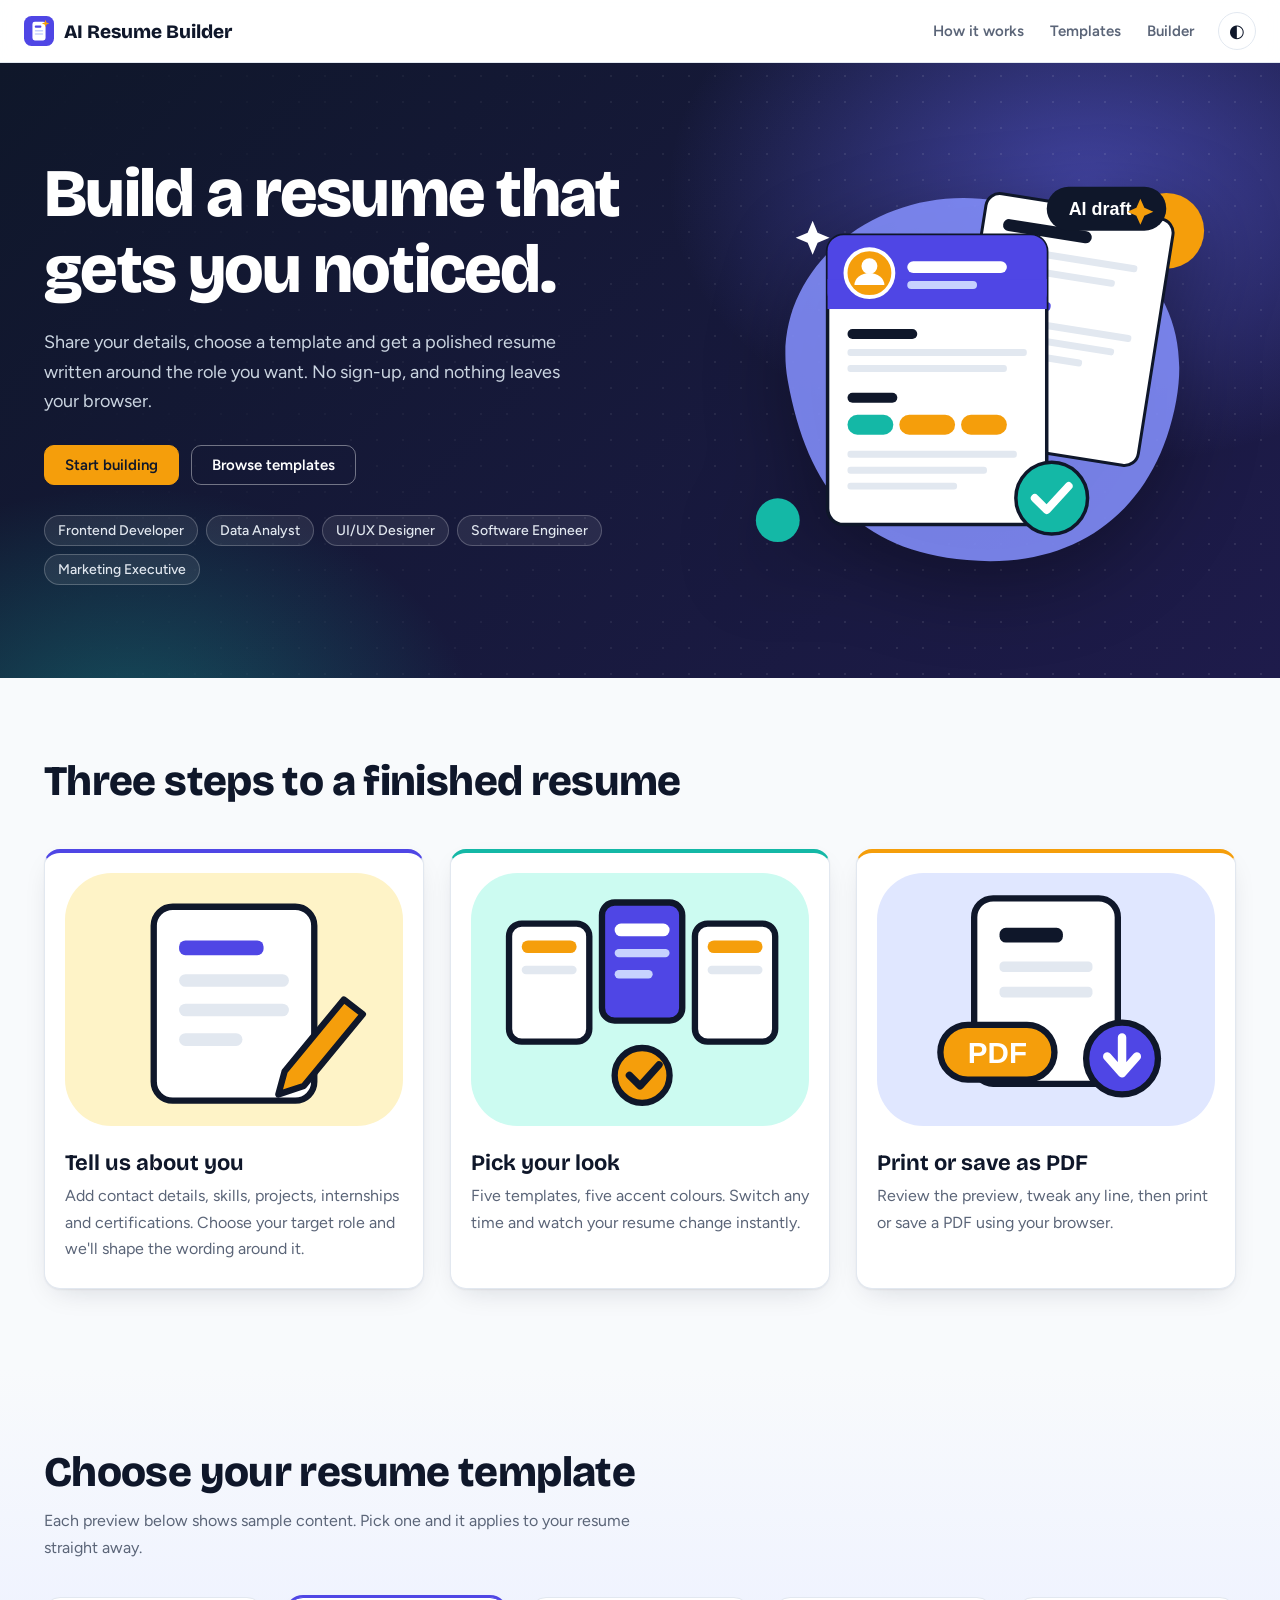
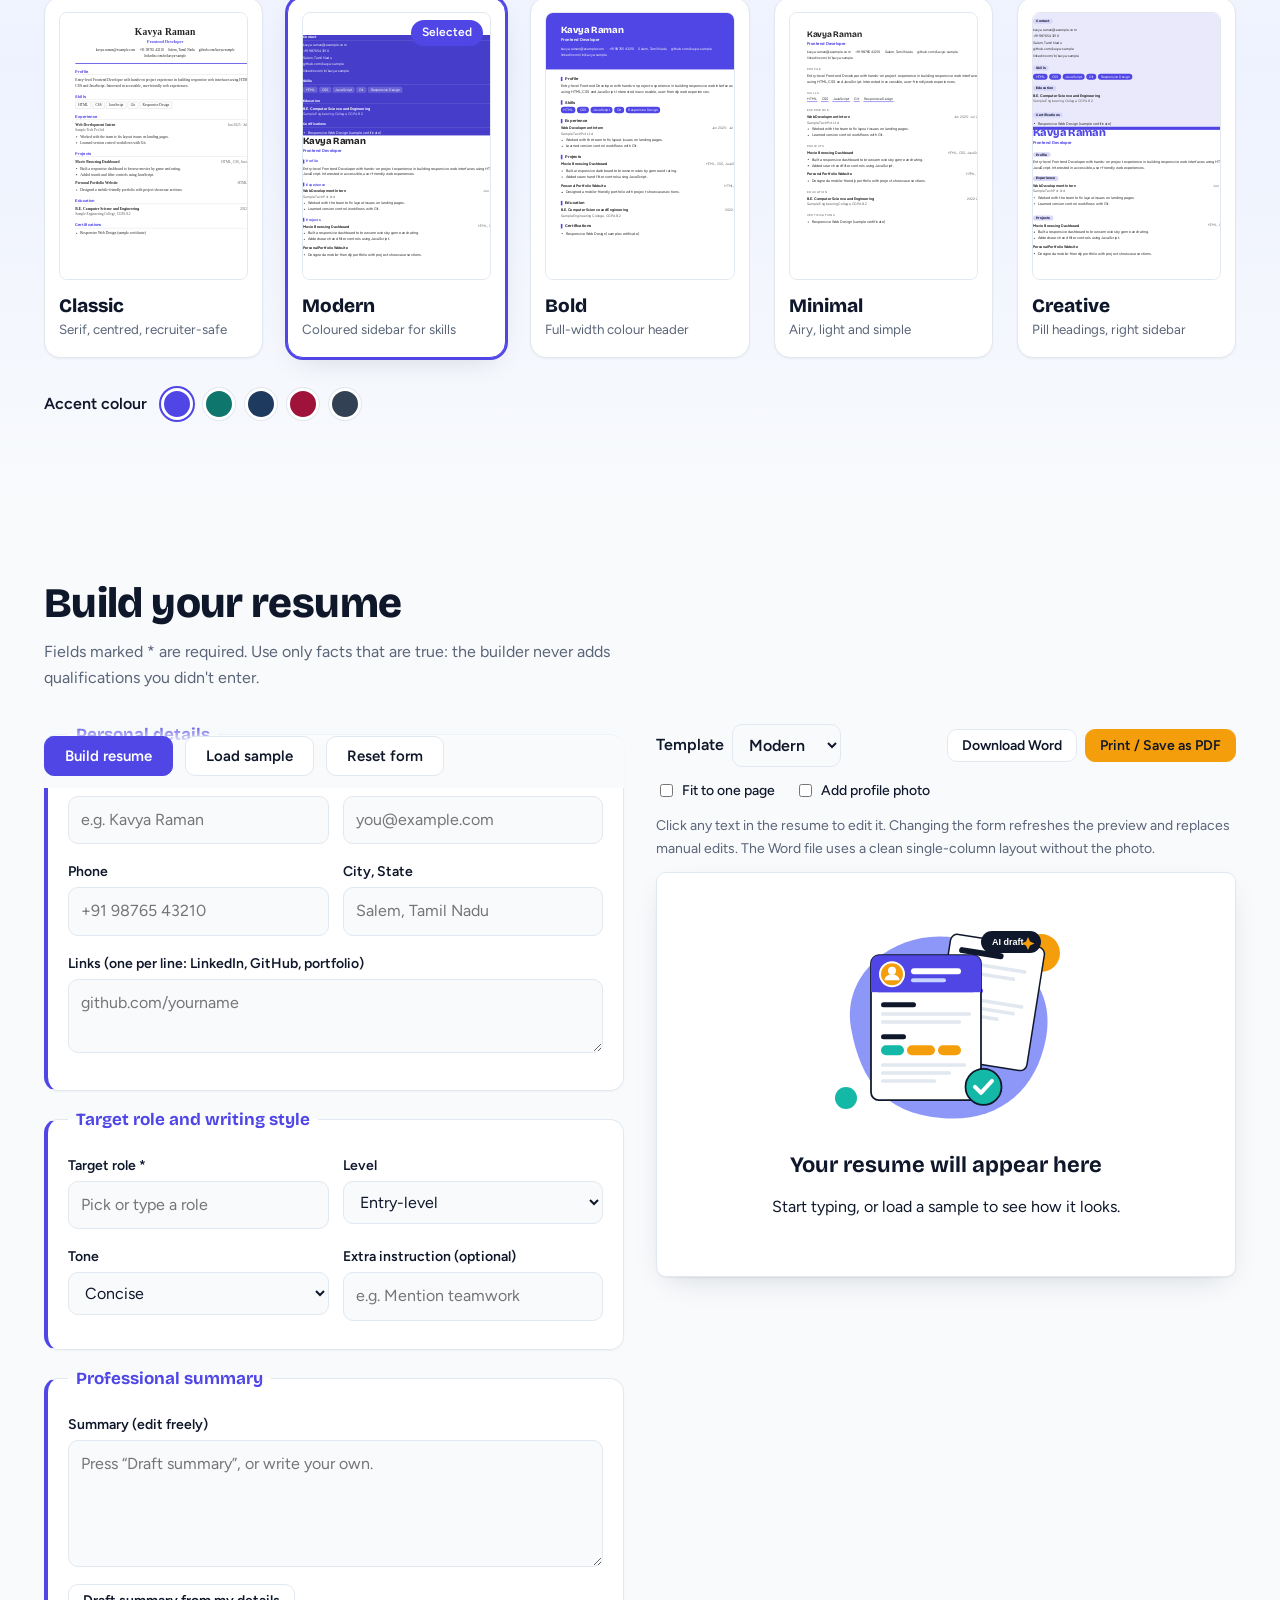
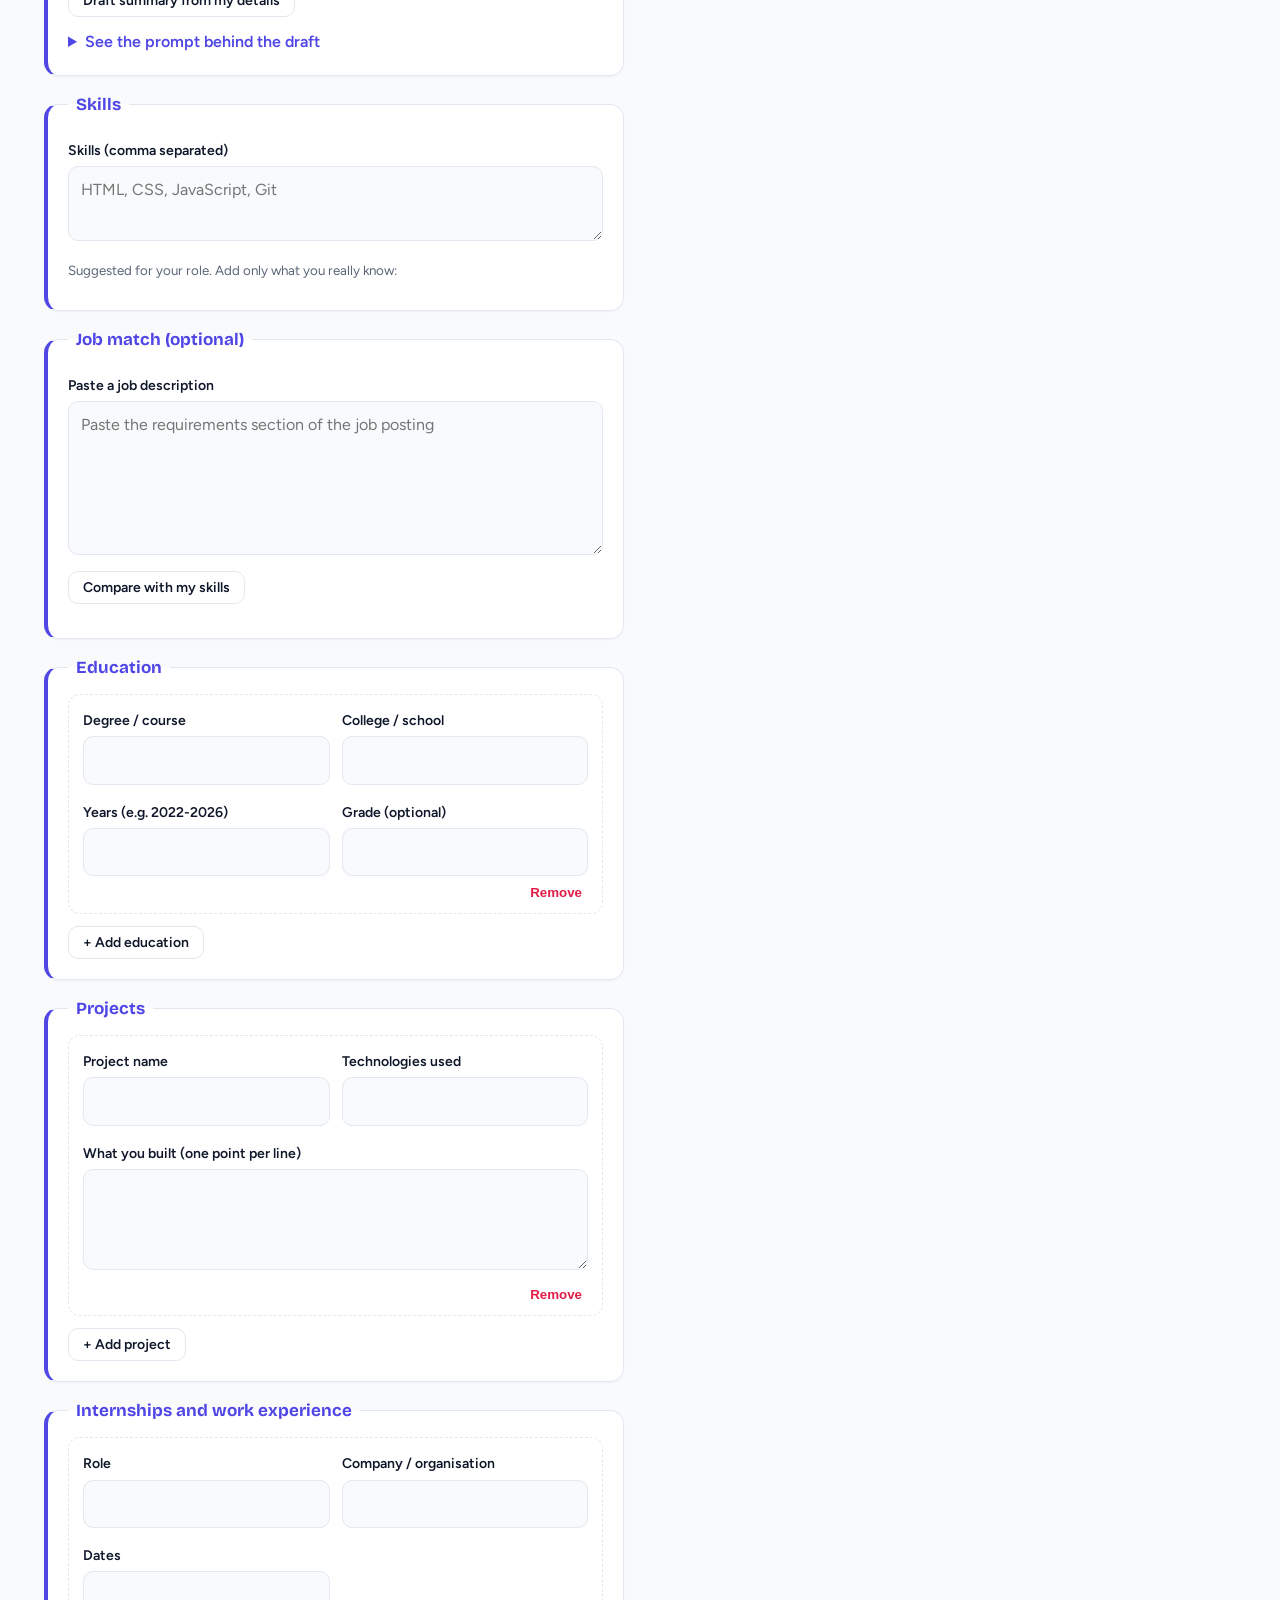
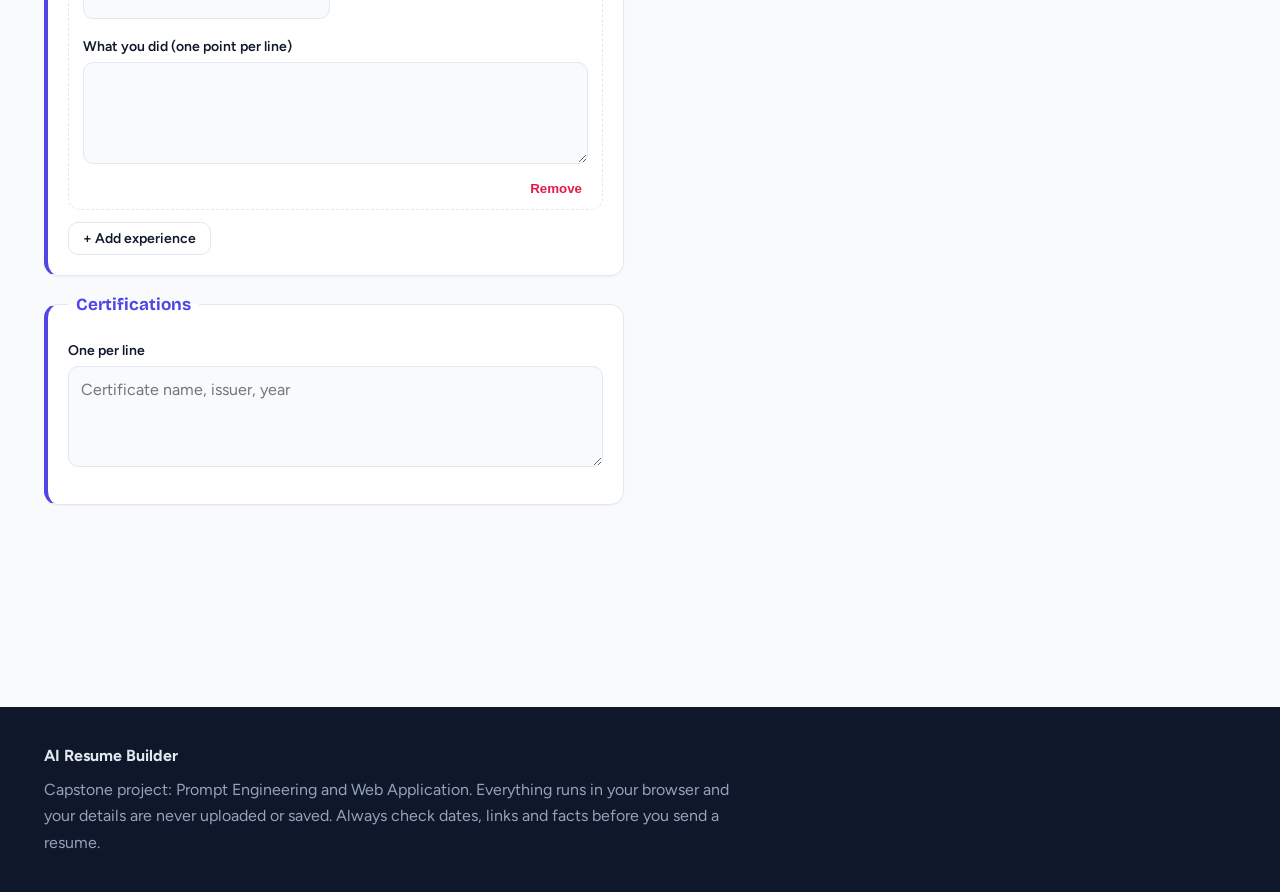
<file: ai-resume-builder/index.html>
<!doctype html>
<html lang="en" data-theme="light">
<head>
<meta charset="utf-8">
<meta name="viewport" content="width=device-width,initial-scale=1">
<title>AI Resume Builder: fill in, pick a template, save as PDF</title>
<meta name="description" content="Build a clean, role-focused resume in minutes. Choose from five templates and save as PDF from your browser.">
<link rel="icon" href="assets/favicon.svg" type="image/svg+xml">
<link rel="preconnect" href="https://fonts.googleapis.com"><link rel="preconnect" href="https://fonts.gstatic.com" crossorigin>
<link href="https://fonts.googleapis.com/css2?family=Bricolage+Grotesque:opsz,wght@12..96,700;12..96,800&family=Figtree:wght@400;500;600;700&display=swap" rel="stylesheet">
<link rel="stylesheet" href="css/style.css">
</head>
<body>
<header class="nav">
  <a class="logo" href="#top"><img src="assets/favicon.svg" alt="" width="30" height="30">AI Resume Builder</a>
  <nav aria-label="Main"><a href="#how">How it works</a><a href="#templates">Templates</a><a href="#builder">Builder</a></nav>
  <button id="theme" class="icon-btn" type="button" aria-label="Switch light/dark theme">◐</button>
</header>

<main id="top">
<section class="hero">
  <div class="hero-text">
    <h1>Build a resume that gets you noticed.</h1>
    <p>Share your details, choose a template and get a polished resume written around the role you want. No sign-up, and nothing leaves your browser.</p>
    <div class="cta-row"><a class="btn sun" href="#builder">Start building</a><a class="btn ghost" href="#templates">Browse templates</a></div>
    <ul class="tags" aria-label="Popular target roles"><li>Frontend Developer</li><li>Data Analyst</li><li>UI/UX Designer</li><li>Software Engineer</li><li>Marketing Executive</li></ul>
  </div>
  <img class="hero-img" src="assets/hero.svg" alt="Illustration of resume pages with an AI draft badge and a green check mark" width="520" height="440">
</section>

<section id="how" class="wrap">
  <h2 class="sec-title">Three steps to a finished resume</h2>
  <ol class="steps">
    <li><img src="assets/step-fill.svg" alt="" width="160" height="120"><h3>Tell us about you</h3><p>Add contact details, skills, projects, internships and certifications. Choose your target role and we'll shape the wording around it.</p></li>
    <li><img src="assets/step-style.svg" alt="" width="160" height="120"><h3>Pick your look</h3><p>Five templates, five accent colours. Switch any time and watch your resume change instantly.</p></li>
    <li><img src="assets/step-pdf.svg" alt="" width="160" height="120"><h3>Print or save as PDF</h3><p>Review the preview, tweak any line, then print or save a PDF using your browser.</p></li>
  </ol>
</section>

<section id="templates" class="band">
  <div class="wrap">
    <h2 class="sec-title">Choose your resume template</h2>
    <p class="lead">Each preview below shows sample content. Pick one and it applies to your resume straight away.</p>
    <div id="gallery" class="gallery" role="radiogroup" aria-label="Resume template"></div>
    <div class="swatches"><span>Accent colour</span><div id="swatches"></div></div>
  </div>
</section>

<section id="builder" class="wrap builder">
  <div class="b-head"><h2 class="sec-title">Build your resume</h2>
  <p class="lead">Fields marked * are required. Use only facts that are true: the builder never adds qualifications you didn't enter.</p></div>
  <div class="b-grid">
    <form id="f" class="form" novalidate autocomplete="off">
      <div id="toast" class="toast" role="status" aria-live="polite"></div>

      <fieldset><legend>Personal details</legend>
        <div class="grid2">
          <label class="fld"><span>Full name *</span><input id="name" placeholder="e.g. Kavya Raman"></label>
          <label class="fld"><span>Email *</span><input id="email" type="email" placeholder="you@example.com"></label>
          <label class="fld"><span>Phone</span><input id="phone" placeholder="+91 98765 43210"></label>
          <label class="fld"><span>City, State</span><input id="location" placeholder="Salem, Tamil Nadu"></label>
        </div>
        <label class="fld"><span>Links (one per line: LinkedIn, GitHub, portfolio)</span><textarea id="links" rows="2" placeholder="github.com/yourname"></textarea></label>
      </fieldset>

      <fieldset><legend>Target role and writing style</legend>
        <div class="grid2">
          <label class="fld"><span>Target role *</span><input id="role" list="roles" placeholder="Pick or type a role"></label>
          <label class="fld"><span>Level</span><select id="level"><option>Entry-level</option><option>Aspiring</option><option>Junior</option></select></label>
          <label class="fld"><span>Tone</span><select id="tone"><option value="concise">Concise</option><option value="confident">Confident</option><option value="friendly">Friendly</option></select></label>
          <label class="fld"><span>Extra instruction (optional)</span><input id="extra" placeholder="e.g. Mention teamwork"></label>
        </div>
        <datalist id="roles"></datalist>
      </fieldset>

      <fieldset><legend>Professional summary</legend>
        <label class="fld"><span>Summary (edit freely)</span><textarea id="summary" rows="4" placeholder="Press “Draft summary”, or write your own."></textarea></label>
        <button type="button" id="draftBtn" class="btn small">Draft summary from my details</button>
        <details class="prompt"><summary>See the prompt behind the draft</summary><pre id="promptBox">Choose a role to see the prompt.</pre></details>
      </fieldset>

      <fieldset><legend>Skills</legend>
        <label class="fld"><span>Skills (comma separated)</span><textarea id="skills" rows="2" placeholder="HTML, CSS, JavaScript, Git"></textarea></label>
        <div class="kw-wrap"><small>Suggested for your role. Add only what you really know:</small><div id="kw" class="kw"></div></div>
      </fieldset>

      <fieldset><legend>Job match (optional)</legend>
        <label class="fld"><span>Paste a job description</span><textarea id="jd" rows="5" placeholder="Paste the requirements section of the job posting"></textarea></label>
        <button type="button" id="jdBtn" class="btn small">Compare with my skills</button>
        <div id="jdOut" class="jd-out" aria-live="polite"></div>
      </fieldset>

      <fieldset><legend>Education</legend><div id="edu-list"></div><button type="button" class="btn small" data-add="edu">+ Add education</button></fieldset>
      <fieldset><legend>Projects</legend><div id="proj-list"></div><button type="button" class="btn small" data-add="proj">+ Add project</button></fieldset>
      <fieldset><legend>Internships and work experience</legend><div id="exp-list"></div><button type="button" class="btn small" data-add="exp">+ Add experience</button></fieldset>
      <fieldset><legend>Certifications</legend><label class="fld"><span>One per line</span><textarea id="certs" rows="3" placeholder="Certificate name, issuer, year"></textarea></label></fieldset>

      <div class="actions">
        <button type="button" id="buildBtn" class="btn primary">Build resume</button>
        <button type="button" id="sampleBtn" class="btn">Load sample</button>
        <button type="button" id="resetBtn" class="btn">Reset form</button>
      </div>
    </form>

    <aside class="preview">
      <div class="p-bar">
        <label>Template <select id="tplSel"></select></label>
        <div class="btns"><button type="button" id="docxBtn" class="btn small">Download Word</button><button type="button" id="printBtn" class="btn sun small">Print / Save as PDF</button></div>
      </div>
      <div class="opts">
        <label><input type="checkbox" id="onePage"> Fit to one page</label>
        <label><input type="checkbox" id="usePhoto"> Add profile photo</label>
        <span id="photoRow" hidden><input type="file" id="photoFile" accept="image/*" aria-label="Choose a profile photo"></span>
      </div>
      <p class="hint" id="fitNote" aria-live="polite"></p>
      <p class="hint">Click any text in the resume to edit it. Changing the form refreshes the preview and replaces manual edits. The Word file uses a clean single-column layout without the photo.</p>
      <div id="mount" class="mount"></div>
    </aside>
  </div>
</section>
</main>

<footer class="foot"><div class="wrap"><strong>AI Resume Builder</strong><p>Capstone project: Prompt Engineering and Web Application. Everything runs in your browser and your details are never uploaded or saved. Always check dates, links and facts before you send a resume.</p></div></footer>

<div id="print-root"></div>
<script src="js/app.js"></script>
</body>
</html>
</file>
<file: ai-resume-builder/css/style.css>
:root {
  --accent: #4F46E5;
  --teal: #14B8A6;
  --amber: #F59E0B;
  --navy: #0F172A;
  --bg: #F8FAFC;
  --card: #fff;
  --text: #0F172A;
  --muted: #5B6578;
  --line: #E2E8F0;
  --soft: #EEF2FF;
  --shadow: 0 1px 2px rgba(15, 23, 42, .06),
            0 10px 30px -12px rgba(15, 23, 42, .18);
}

[data-theme="dark"] {
  --bg: #0B1120;
  --card: #131C31;
  --text: #E8EDF7;
  --muted: #9AA6BD;
  --line: #25314D;
  --soft: #1B2547;
  --shadow: 0 1px 2px rgba(0, 0, 0, .4),
            0 10px 30px -12px rgba(0, 0, 0, .6);
}

/* ===== Global Styles ===== */

* {
  box-sizing: border-box;
}

html {
  scroll-behavior: smooth;
  scroll-padding-top: 76px;
}

body {
  margin: 0;
  background: var(--bg);
  color: var(--text);
  font: 16px/1.65 Figtree, system-ui, sans-serif;
}

h1,
h2,
h3 {
  font-family: 'Bricolage Grotesque', Figtree, sans-serif;
  line-height: 1.12;
  margin: 0;
}

a {
  color: inherit;
}

.wrap {
  max-width: 1240px;
  margin: 0 auto;
  padding: 80px 24px;
}

:focus-visible {
  outline: 3px solid var(--amber);
  outline-offset: 2px;
}

/* ===== Navigation ===== */

.nav {
  position: sticky;
  top: 0;
  z-index: 20;
  display: flex;
  align-items: center;
  gap: 24px;
  padding: 12px 24px;
  background: color-mix(in srgb, var(--card) 88%, transparent);
  backdrop-filter: blur(10px);
  border-bottom: 1px solid var(--line);
}

.logo {
  display: flex;
  align-items: center;
  gap: 10px;
  font: 800 19px 'Bricolage Grotesque', sans-serif;
  text-decoration: none;
  margin-right: auto;
}

.nav nav {
  display: flex;
  gap: 26px;
}

.nav nav a {
  text-decoration: none;
  font-weight: 600;
  color: var(--muted);
  font-size: 15px;
}

.nav nav a:hover {
  color: var(--accent);
}

.icon-btn {
  width: 38px;
  height: 38px;
  border-radius: 50%;
  border: 1px solid var(--line);
  background: var(--card);
  color: var(--text);
  font-size: 18px;
  cursor: pointer;
}

.icon-btn:hover {
  border-color: var(--accent);
}

/* ===== Buttons ===== */

.btn {
  font: 600 15px Figtree, sans-serif;
  padding: 10px 20px;
  border-radius: 10px;
  border: 1px solid var(--line);
  background: var(--card);
  color: var(--text);
  cursor: pointer;
  text-decoration: none;
  display: inline-block;
  transition: transform .15s, box-shadow .15s, border-color .15s;
}

.btn:hover {
  transform: translateY(-1px);
  border-color: var(--accent);
  box-shadow: var(--shadow);
}

.btn.primary {
  background: var(--accent);
  color: #fff;
  border-color: var(--accent);
}

.btn.primary:hover {
  background: #4338CA;
}

.btn.sun {
  background: var(--amber);
  color: #0F172A;
  border-color: var(--amber);
}

.btn.sun:hover {
  background: #FBBF24;
  border-color: #FBBF24;
}

.btn.small {
  padding: 7px 14px;
  font-size: 14px;
}

.btn.ghost {
  background: transparent;
  color: #fff;
  border-color: rgba(255, 255, 255, .4);
}

.btn.ghost:hover {
  border-color: #fff;
  box-shadow: none;
}

/* ===== Hero Section ===== */

.hero {
  position: relative;
  display: grid;
  grid-template-columns: 1.1fr .9fr;
  gap: 40px;
  align-items: center;
  padding: 88px max(24px, calc((100vw - 1240px) / 2 + 24px));
  color: #fff;
  overflow: hidden;
  background:
    radial-gradient(600px 400px at 85% 20%, rgba(99, 102, 241, .55), transparent 70%),
    radial-gradient(500px 360px at 10% 110%, rgba(20, 184, 166, .35), transparent 70%),
    linear-gradient(135deg, #0F172A, #1E1B4B);
}

.hero::after {
  content: "";
  position: absolute;
  inset: 0;
  background-image: radial-gradient(rgba(255, 255, 255, .09) 1px, transparent 1px);
  background-size: 26px 26px;
  mask-image: linear-gradient(90deg, transparent, #000 70%);
  pointer-events: none;
}

.hero > * {
  position: relative;
  z-index: 1;
}

.hero h1 {
  font-size: clamp(38px, 5.4vw, 68px);
  font-weight: 800;
  letter-spacing: -.025em;
  animation: rise .7s cubic-bezier(.2, .8, .2, 1) both;
}

.hero p {
  font-size: 18px;
  max-width: 520px;
  margin: 20px 0 28px;
  color: #CBD5E1;
  animation: rise .7s .1s both;
}

.cta-row {
  display: flex;
  gap: 12px;
  flex-wrap: wrap;
  animation: rise .7s .2s both;
}

@keyframes rise {
  from {
    opacity: 0;
    transform: translateY(22px);
  }
}

.hero-img {
  width: 100%;
  height: auto;
  max-width: 540px;
  justify-self: center;
  filter: drop-shadow(0 24px 40px rgba(0, 0, 0, .35));
}

.tags {
  list-style: none;
  padding: 0;
  margin: 30px 0 0;
  display: flex;
  flex-wrap: wrap;
  gap: 8px;
}

.tags li {
  background: rgba(255, 255, 255, .08);
  border: 1px solid rgba(255, 255, 255, .22);
  padding: 3px 13px;
  border-radius: 99px;
  font-weight: 500;
  font-size: 14px;
  color: #E2E8F0;
}

/* ===== Section Headings ===== */

.sec-title {
  font-size: clamp(28px, 3.6vw, 42px);
  font-weight: 800;
  letter-spacing: -.015em;
}

.lead {
  color: var(--muted);
  max-width: 640px;
  margin: 12px 0 0;
}

/* ===== Steps ===== */

.steps {
  list-style: none;
  padding: 0;
  margin: 44px 0 0;
  display: grid;
  grid-template-columns: repeat(3, 1fr);
  gap: 26px;
}

.steps li {
  background: var(--card);
  border: 1px solid var(--line);
  border-top: 4px solid var(--accent);
  border-radius: 16px;
  padding: 20px 20px 26px;
  box-shadow: var(--shadow);
  transition: transform .2s;
}

.steps li:nth-child(2) {
  border-top-color: var(--teal);
}

.steps li:nth-child(3) {
  border-top-color: var(--amber);
}

.steps li:hover {
  transform: translateY(-4px);
}

.steps img {
  width: 100%;
  height: auto;
  border-radius: 12px;
  margin-bottom: 16px;
}

.steps h3 {
  font-size: 22px;
  margin-bottom: 8px;
}

.steps p {
  margin: 0;
  color: var(--muted);
}

.band {
  background: linear-gradient(180deg, var(--bg), var(--soft) 40%, var(--bg));
}

/* ===== Resume Template Gallery ===== */

.gallery {
  display: grid;
  grid-template-columns: repeat(auto-fit, minmax(215px, 1fr));
  gap: 24px;
  margin-top: 36px;
}

.tcard {
  position: relative;
  display: flex;
  flex-direction: column;
  gap: 2px;
  cursor: pointer;
  background: var(--card);
  border: 1px solid var(--line);
  border-radius: 16px;
  padding: 14px 14px 16px;
  transition: transform .2s, box-shadow .2s, border-color .2s;
  box-shadow: 0 1px 2px rgba(15, 23, 42, .05);
}

.tcard:hover {
  transform: translateY(-4px);
  box-shadow: var(--shadow);
}

.tcard input {
  position: absolute;
  opacity: 0;
}

.tcard:has(input:checked) {
  border-color: var(--accent);
  box-shadow: 0 0 0 2px var(--accent), var(--shadow);
}

.tcard:has(input:checked)::after {
  content: "Selected";
  position: absolute;
  top: 22px;
  right: 22px;
  background: var(--accent);
  color: #fff;
  font-weight: 600;
  font-size: 12px;
  padding: 3px 11px;
  border-radius: 99px;
}

.tcard:has(input:focus-visible) {
  outline: 3px solid var(--amber);
}

.thumb {
  width: 100%;
  aspect-ratio: 794 / 1123;
  overflow: hidden;
  border-radius: 8px;
  border: 1px solid var(--line);
  background: #fff;
  margin-bottom: 12px;
}

.thumb .paper {
  transform-origin: top left;
  transform: scale(.265);
  pointer-events: none;
}

.tcard strong {
  font: 800 19px 'Bricolage Grotesque', sans-serif;
}

.tcard small {
  color: var(--muted);
}

/* ===== Accent Color Swatches ===== */

.swatches {
  display: flex;
  align-items: center;
  gap: 14px;
  margin-top: 30px;
  font-weight: 600;
  flex-wrap: wrap;
}

#swatches {
  display: flex;
  gap: 10px;
}

.sw {
  width: 32px;
  height: 32px;
  border-radius: 50%;
  border: 3px solid var(--card);
  box-shadow: 0 0 0 1px var(--line);
  cursor: pointer;
}

.sw[aria-pressed="true"] {
  box-shadow: 0 0 0 2px var(--accent);
}

/* ===== Builder Layout ===== */

.b-grid {
  display: grid;
  grid-template-columns: minmax(0, 1fr) minmax(0, 1fr);
  gap: 32px;
  margin-top: 32px;
  align-items: start;
}

.form fieldset {
  background: var(--card);
  border: 1px solid var(--line);
  border-left: 4px solid var(--accent);
  border-radius: 14px;
  padding: 16px 20px 20px;
  margin: 0 0 18px;
  min-width: 0;
  box-shadow: 0 1px 2px rgba(15, 23, 42, .04);
}

legend {
  font: 700 17px 'Bricolage Grotesque', sans-serif;
  padding: 0 8px;
  color: var(--accent);
}

[data-theme="dark"] legend {
  color: #A5B4FC;
}

.grid2 {
  display: grid;
  grid-template-columns: 1fr 1fr;
  gap: 0 14px;
}

.fld {
  display: block;
  margin: 8px 0;
}

.fld span {
  display: block;
  font-weight: 600;
  font-size: 14px;
  margin-bottom: 4px;
}

/* ===== Form Controls ===== */

input,
select,
textarea {
  width: 100%;
  font: inherit;
  padding: 10px 12px;
  border: 1px solid var(--line);
  border-radius: 10px;
  background: var(--bg);
  color: var(--text);
}

input:focus,
select:focus,
textarea:focus {
  outline: none;
  border-color: var(--accent);
  box-shadow: 0 0 0 3px color-mix(in srgb, var(--accent) 22%, transparent);
}

.bad {
  border-color: #E11D48 !important;
  background: rgba(225, 29, 72, .07);
}

.entry {
  border: 1px dashed var(--line);
  border-radius: 12px;
  padding: 6px 14px 12px;
  margin-bottom: 12px;
  display: grid;
  grid-template-columns: 1fr 1fr;
  gap: 0 12px;
}

.entry .wide {
  grid-column: 1 / -1;
}

.rm {
  grid-column: 1 / -1;
  justify-self: end;
  background: none;
  border: 0;
  color: #E11D48;
  font-weight: 600;
  cursor: pointer;
}

/* ===== Prompt Display ===== */

.prompt {
  margin-top: 12px;
}

.prompt summary {
  cursor: pointer;
  font-weight: 600;
  color: var(--accent);
}

[data-theme="dark"] .prompt summary {
  color: #A5B4FC;
}

.prompt pre {
  white-space: pre-wrap;
  background: var(--bg);
  border-radius: 10px;
  padding: 12px;
  font-size: 13px;
  margin: 8px 0 0;
  border: 1px solid var(--line);
}

/* ===== Keywords ===== */

.kw-wrap small {
  color: var(--muted);
}

.kw {
  display: flex;
  flex-wrap: wrap;
  gap: 6px;
  margin-top: 6px;
}

.kw button {
  border: 1px solid var(--teal);
  background: transparent;
  color: var(--text);
  border-radius: 99px;
  padding: 2px 12px;
  font-weight: 500;
  cursor: pointer;
}

.kw button:hover {
  background: var(--teal);
  color: #fff;
}

/* ===== Action Buttons and Notifications ===== */

.actions {
  display: flex;
  gap: 12px;
  flex-wrap: wrap;
  position: sticky;
  bottom: 0;
  padding: 12px 0;
  background: linear-gradient(transparent, var(--bg) 30%);
}

.toast {
  position: sticky;
  top: 70px;
  z-index: 5;
  background: var(--navy);
  color: #fff;
  padding: 0 16px;
  border-radius: 10px;
  max-height: 0;
  overflow: hidden;
  opacity: 0;
  transition: .25s;
}

.toast.show {
  max-height: 90px;
  opacity: 1;
  padding: 12px 16px;
  margin-bottom: 14px;
}

/* ===== Resume Preview ===== */

.preview {
  position: sticky;
  top: 76px;
}

.p-bar {
  display: flex;
  gap: 12px;
  justify-content: space-between;
  align-items: center;
  flex-wrap: wrap;
}

.p-bar label {
  display: flex;
  align-items: center;
  gap: 8px;
  font-weight: 600;
}

.p-bar select {
  width: auto;
}

.hint {
  color: var(--muted);
  font-size: 14px;
  margin: 8px 0 12px;
}

.mount {
  position: relative;
  overflow: hidden;
  border: 1px solid var(--line);
  border-radius: 10px;
  background: #fff;
  box-shadow: var(--shadow);
}

.mount .paper {
  transform-origin: top left;
}

.empty {
  padding: 40px 24px;
  text-align: center;
  color: #0F172A;
}

.empty img {
  max-width: 260px;
  width: 100%;
}

.empty h3 {
  font-size: 22px;
  margin: 12px 0 6px;
}

.btns {
  display: flex;
  gap: 8px;
  flex-wrap: wrap;
}

.opts {
  display: flex;
  flex-wrap: wrap;
  align-items: center;
  gap: 8px 20px;
  margin-top: 12px;
  font-size: 14px;
}

.opts label {
  display: flex;
  align-items: center;
  gap: 6px;
  font-weight: 500;
}

.opts input[type="checkbox"] {
  width: auto;
}

.opts input[type="file"] {
  padding: 5px 8px;
  font-size: 13px;
}

/* ===== Job Description Match ===== */

.jd-out {
  margin-top: 14px;
  font-size: 15px;
}

.jd-out p {
  margin: 10px 0 6px;
}

.jd-out .meter {
  height: 8px;
  border-radius: 99px;
  background: var(--line);
  overflow: hidden;
  margin: 6px 0 4px;
}

.jd-out .meter i {
  display: block;
  height: 100%;
  background: linear-gradient(90deg, var(--accent), var(--teal));
}

.jd-out .chip {
  display: inline-block;
  margin: 0 6px 6px 0;
  padding: 2px 12px;
  border-radius: 99px;
  font-size: 14px;
  font-weight: 500;
  border: 1px solid;
}

.chip.ok {
  border-color: var(--teal);
  background: color-mix(in srgb, var(--teal) 15%, transparent);
}

.chip.miss {
  border-color: var(--amber);
  background: color-mix(in srgb, var(--amber) 16%, transparent);
}

.jd-out small {
  color: var(--muted);
}

/* ===== Footer ===== */

.foot {
  background: var(--navy);
  color: #E2E8F0;
  margin-top: 40px;
}

.foot .wrap {
  padding: 36px 24px;
}

.foot p {
  max-width: 700px;
  margin: 8px 0 0;
  color: #94A3B8;
}

/* ===== Resume Paper (A4 at 96 DPI) ===== */

.paper {
  width: 794px;
  min-height: 1123px;
  background: #fff;
  color: #222;
  font: 14px/1.5 Figtree, Arial, sans-serif;
  -webkit-print-color-adjust: exact;
  print-color-adjust: exact;
  outline: none;
}

.paper h1 {
  font: 800 36px/1.1 'Bricolage Grotesque', Figtree, sans-serif;
  margin: 0;
  overflow-wrap: anywhere;
}

.paper h2 {
  font-size: 13px;
  margin: 22px 0 8px;
}

.paper p {
  margin: 0;
}

.paper ul {
  margin: 4px 0 0;
  padding-left: 18px;
}

.paper li {
  margin: 2px 0;
}

.paper .it {
  margin-bottom: 12px;
  break-inside: avoid;
}

.paper .row {
  display: flex;
  justify-content: space-between;
  gap: 14px;
}

.paper .row span {
  white-space: nowrap;
  color: #666;
  font-size: 13px;
}

.paper .sub {
  color: #555;
  font-size: 13px;
}

.paper .r-role {
  font-weight: 700;
  color: var(--ac);
  margin-top: 4px;
  font-size: 16px;
}

.paper .r-contact {
  display: flex;
  flex-wrap: wrap;
  gap: 4px 16px;
  margin-top: 10px;
  font-size: 13px;
}

.paper .chips {
  list-style: none;
  padding: 0;
  display: flex;
  flex-wrap: wrap;
  gap: 6px;
}

.paper .chips li {
  margin: 0;
  padding: 2px 10px;
  border-radius: 6px;
  font-size: 13px;
  background: #EEF2FF;
}

.paper .clist {
  list-style: none;
  padding: 0;
}

.paper .clist li {
  overflow-wrap: anywhere;
  font-size: 13px;
  margin: 5px 0;
}

.paper .r-photo {
  width: 112px;
  height: 112px;
  border-radius: 50%;
  object-fit: cover;
  display: block;
  border: 3px solid var(--ac);
}

.paper .r-head.has-photo {
  display: flex;
  align-items: center;
  gap: 24px;
}

/* ===== Classic Template ===== */

.t-classic {
  padding: 52px 58px;
  font-family: Georgia, 'Times New Roman', serif;
}

.t-classic .r-head {
  text-align: center;
  border-bottom: 3px solid var(--ac);
  padding-bottom: 16px;
}

.t-classic h1 {
  font-family: Georgia, serif;
  font-weight: 700;
  letter-spacing: .02em;
}

.t-classic .r-contact {
  justify-content: center;
}

.t-classic h2 {
  color: var(--ac);
  border-bottom: 1px solid #ccc;
  padding-bottom: 3px;
  font-size: 15px;
}

.t-classic .chips li {
  background: none;
  border: 1px solid #bbb;
  border-radius: 2px;
}

.t-classic .r-head.has-photo {
  flex-direction: column;
  text-align: center;
  gap: 12px;
}

/* ===== Modern Template ===== */

.t-modern aside {
  background: color-mix(in srgb, var(--ac) 88%, #000);
  color: #fff;
}

.t-modern aside h2 {
  color: #fff;
  border-bottom: 1px solid rgba(255, 255, 255, .35);
  padding-bottom: 4px;
}

.t-modern aside .chips li {
  background: rgba(255, 255, 255, .18);
}

.t-modern aside .sub,
.t-modern aside .row span {
  color: #e6defe;
}

.t-modern main h2 {
  color: var(--ac);
  border-left: 5px solid var(--ac);
  padding-left: 8px;
}

.t-modern aside .r-photo {
  border-color: rgba(255, 255, 255, .7);
}

/* ===== Bold Template ===== */

.t-bold .r-head {
  background: var(--ac);
  color: #fff;
  padding: 46px 56px;
}

.t-bold .r-role,
.t-bold .r-contact {
  color: #fff;
}

.t-bold .r-role {
  opacity: .92;
}

.t-bold .r-body {
  padding: 6px 56px 50px;
}

.t-bold h2 {
  border-left: 6px solid var(--ac);
  padding-left: 10px;
  font-size: 15px;
}

.t-bold .chips li {
  background: var(--ac);
  color: #fff;
  border-radius: 99px;
}

.t-bold .r-photo {
  border-color: #fff;
}

/* ===== Minimal Template ===== */

.t-minimal {
  padding: 64px;
}

.t-minimal h1 {
  font-weight: 700;
  font-size: 32px;
}

.t-minimal h2 {
  color: #888;
  font-weight: 600;
  letter-spacing: .14em;
  text-transform: uppercase;
  font-size: 11px;
  margin-top: 26px;
}

.t-minimal .chips li {
  background: none;
  border-bottom: 2px solid var(--ac);
  border-radius: 0;
  padding: 0 2px;
  margin-right: 8px;
}

/* ===== Creative Template ===== */

.t-creative {
  grid-template-columns: 1fr 240px !important;
}

.t-creative aside {
  order: 2;
  background: color-mix(in srgb, var(--ac) 12%, #fff);
}

.t-creative main {
  order: 1;
  position: relative;
}

.t-creative main::before {
  content: "";
  position: absolute;
  top: 0;
  left: 0;
  width: 100%;
  height: 12px;
  background: var(--ac);
}

.t-creative h1 {
  color: var(--ac);
  font-size: 42px;
}

.t-creative h2 {
  color: #0F172A;
  display: inline-block;
  background: color-mix(in srgb, var(--ac) 22%, #fff);
  padding: 2px 12px;
  border-radius: 99px;
}

.t-creative .chips li {
  background: var(--ac);
  color: #fff;
  border-radius: 99px;
}

/* ===== Print Styles ===== */

#print-root {
  display: none;
}

@page {
  size: A4;
  margin: 0;
}

@media print {
  body > *:not(#print-root) {
    display: none !important;
  }

  body {
    background: #fff;
  }

  #print-root {
    display: block;
  }

  .pwrap {
    width: 210mm;
    overflow: hidden;
  }

  .pwrap.one {
    height: 296mm;
  }

  #print-root .paper {
    box-shadow: none;
    transform-origin: top left;
  }
}

/* ===== Responsive Styles ===== */

@media (max-width: 980px) {
  .hero,
  .b-grid {
    grid-template-columns: 1fr;
  }

  .preview {
    position: static;
  }

  .steps {
    grid-template-columns: 1fr;
  }

  .nav nav {
    display: none;
  }

  .grid2,
  .entry {
    grid-template-columns: 1fr;
  }
}

/* ===== Reduced Motion Accessibility ===== */

@media (prefers-reduced-motion: reduce) {
  * {
    animation: none !important;
    transition: none !important;
  }

  html {
    scroll-behavior: auto;
  }
}
</file>
